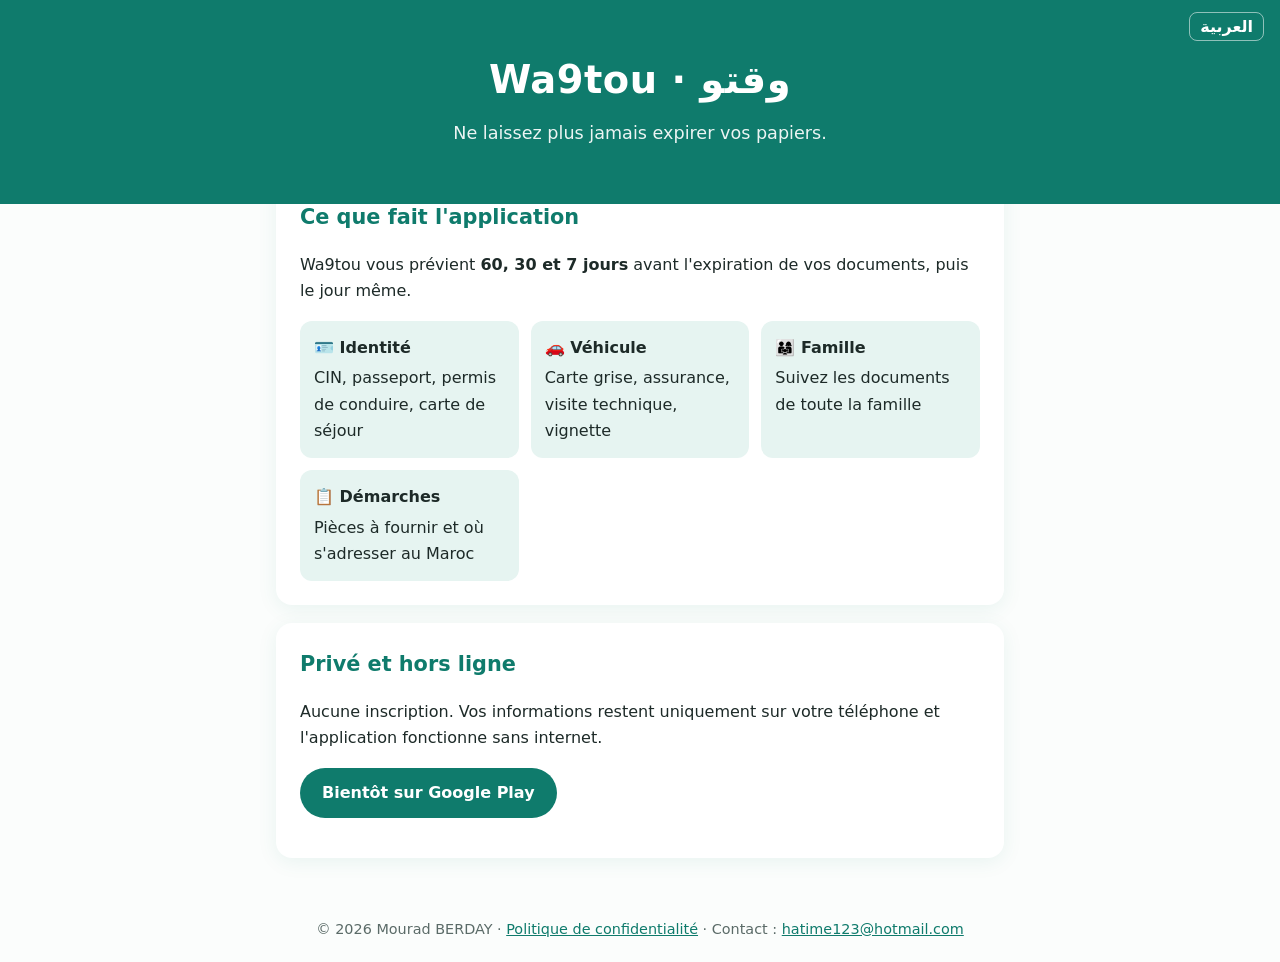
<file: index.html>
<!DOCTYPE html>
<html lang="fr">
<head>
<meta charset="utf-8"><meta name="viewport" content="width=device-width,initial-scale=1">
<title>Wa9tou – Rappels papiers Maroc</title>
<meta name="description" content="Wa9tou vous rappelle l'expiration de votre CIN, passeport, permis, assurance, visite technique et vignette. 100 % hors ligne.">
<link rel="stylesheet" href="style.css">
</head>
<body>
<header style="position:relative">
  <div class="lang"><a href="ar.html">العربية</a></div>
  <h1>Wa9tou · وقتو</h1>
  <p>Ne laissez plus jamais expirer vos papiers.</p>
</header>
<main>
  <div class="card">
    <h2>Ce que fait l'application</h2>
    <p>Wa9tou vous prévient <b>60, 30 et 7 jours</b> avant l'expiration de vos documents, puis le jour même.</p>
    <div class="grid">
      <div class="feat"><b>🪪 Identité</b>CIN, passeport, permis de conduire, carte de séjour</div>
      <div class="feat"><b>🚗 Véhicule</b>Carte grise, assurance, visite technique, vignette</div>
      <div class="feat"><b>👨‍👩‍👧 Famille</b>Suivez les documents de toute la famille</div>
      <div class="feat"><b>📋 Démarches</b>Pièces à fournir et où s'adresser au Maroc</div>
    </div>
  </div>
  <div class="card">
    <h2>Privé et hors ligne</h2>
    <p>Aucune inscription. Vos informations restent uniquement sur votre téléphone et l'application fonctionne sans internet.</p>
    <p><a class="btn" href="#">Bientôt sur Google Play</a></p>
  </div>
</main>
<footer>
  © 2026 Mourad BERDAY · <a href="privacy.html">Politique de confidentialité</a> · Contact : <a href="mailto:hatime123@hotmail.com">hatime123@hotmail.com</a>
</footer>
</body>
</html>
</file>
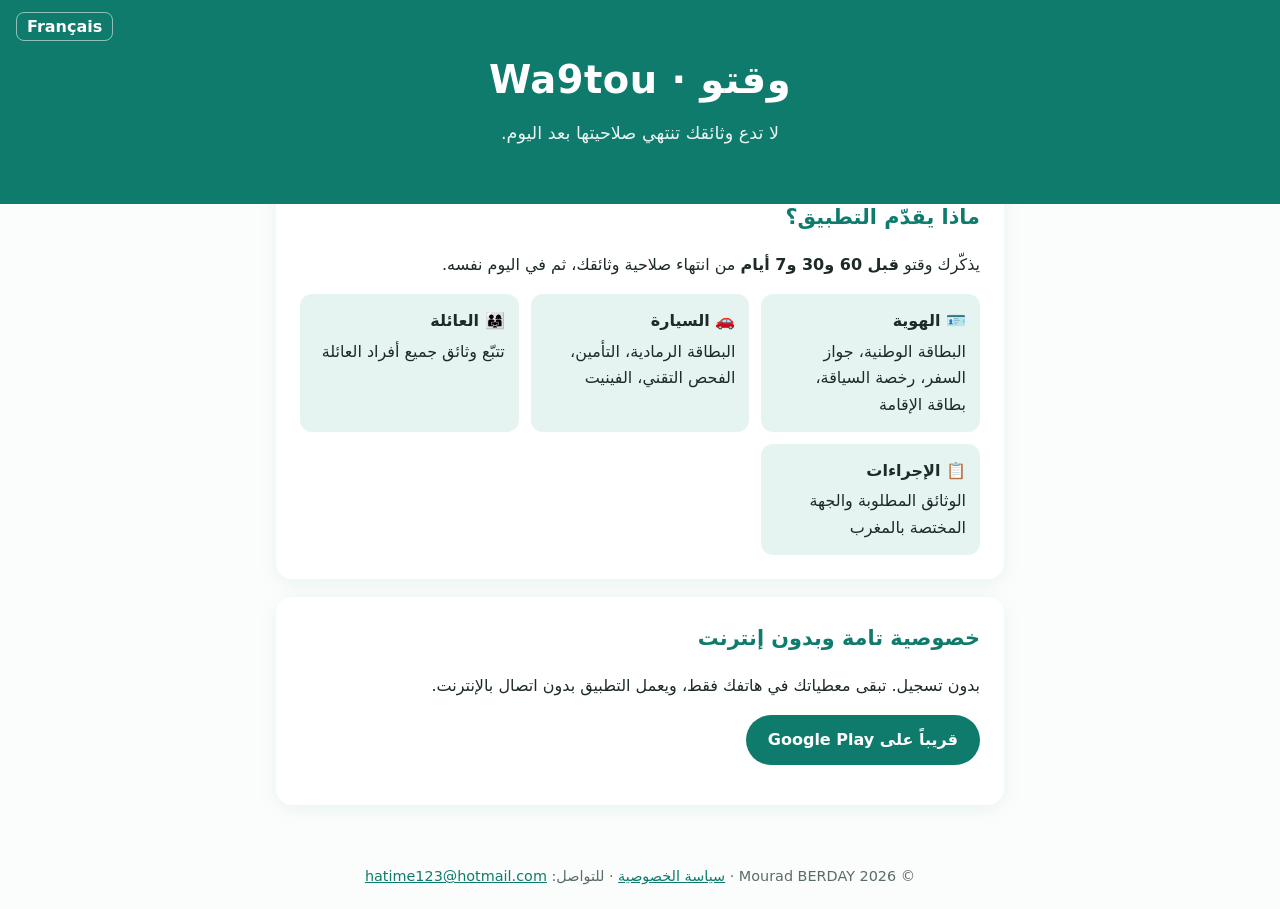
<file: ar.html>
<!DOCTYPE html>
<html lang="ar" dir="rtl">
<head>
<meta charset="utf-8"><meta name="viewport" content="width=device-width,initial-scale=1">
<title>وقتو – تذكير بالوثائق</title>
<meta name="description" content="وقتو يذكّرك قبل انتهاء صلاحية البطاقة الوطنية، جواز السفر، رخصة السياقة، التأمين، الفحص التقني والفينيت. يعمل بدون إنترنت.">
<link rel="stylesheet" href="style.css">
</head>
<body>
<header style="position:relative">
  <div class="lang"><a href="index.html">Français</a></div>
  <h1>وقتو · Wa9tou</h1>
  <p>لا تدع وثائقك تنتهي صلاحيتها بعد اليوم.</p>
</header>
<main>
  <div class="card">
    <h2>ماذا يقدّم التطبيق؟</h2>
    <p>يذكّرك وقتو <b>قبل 60 و30 و7 أيام</b> من انتهاء صلاحية وثائقك، ثم في اليوم نفسه.</p>
    <div class="grid">
      <div class="feat"><b>🪪 الهوية</b>البطاقة الوطنية، جواز السفر، رخصة السياقة، بطاقة الإقامة</div>
      <div class="feat"><b>🚗 السيارة</b>البطاقة الرمادية، التأمين، الفحص التقني، الفينيت</div>
      <div class="feat"><b>👨‍👩‍👧 العائلة</b>تتبّع وثائق جميع أفراد العائلة</div>
      <div class="feat"><b>📋 الإجراءات</b>الوثائق المطلوبة والجهة المختصة بالمغرب</div>
    </div>
  </div>
  <div class="card">
    <h2>خصوصية تامة وبدون إنترنت</h2>
    <p>بدون تسجيل. تبقى معطياتك في هاتفك فقط، ويعمل التطبيق بدون اتصال بالإنترنت.</p>
    <p><a class="btn" href="#">قريباً على Google Play</a></p>
  </div>
</main>
<footer>
  © 2026 Mourad BERDAY · <a href="privacy.html#ar">سياسة الخصوصية</a> · للتواصل: <a href="mailto:hatime123@hotmail.com">hatime123@hotmail.com</a>
</footer>
</body>
</html>
</file>
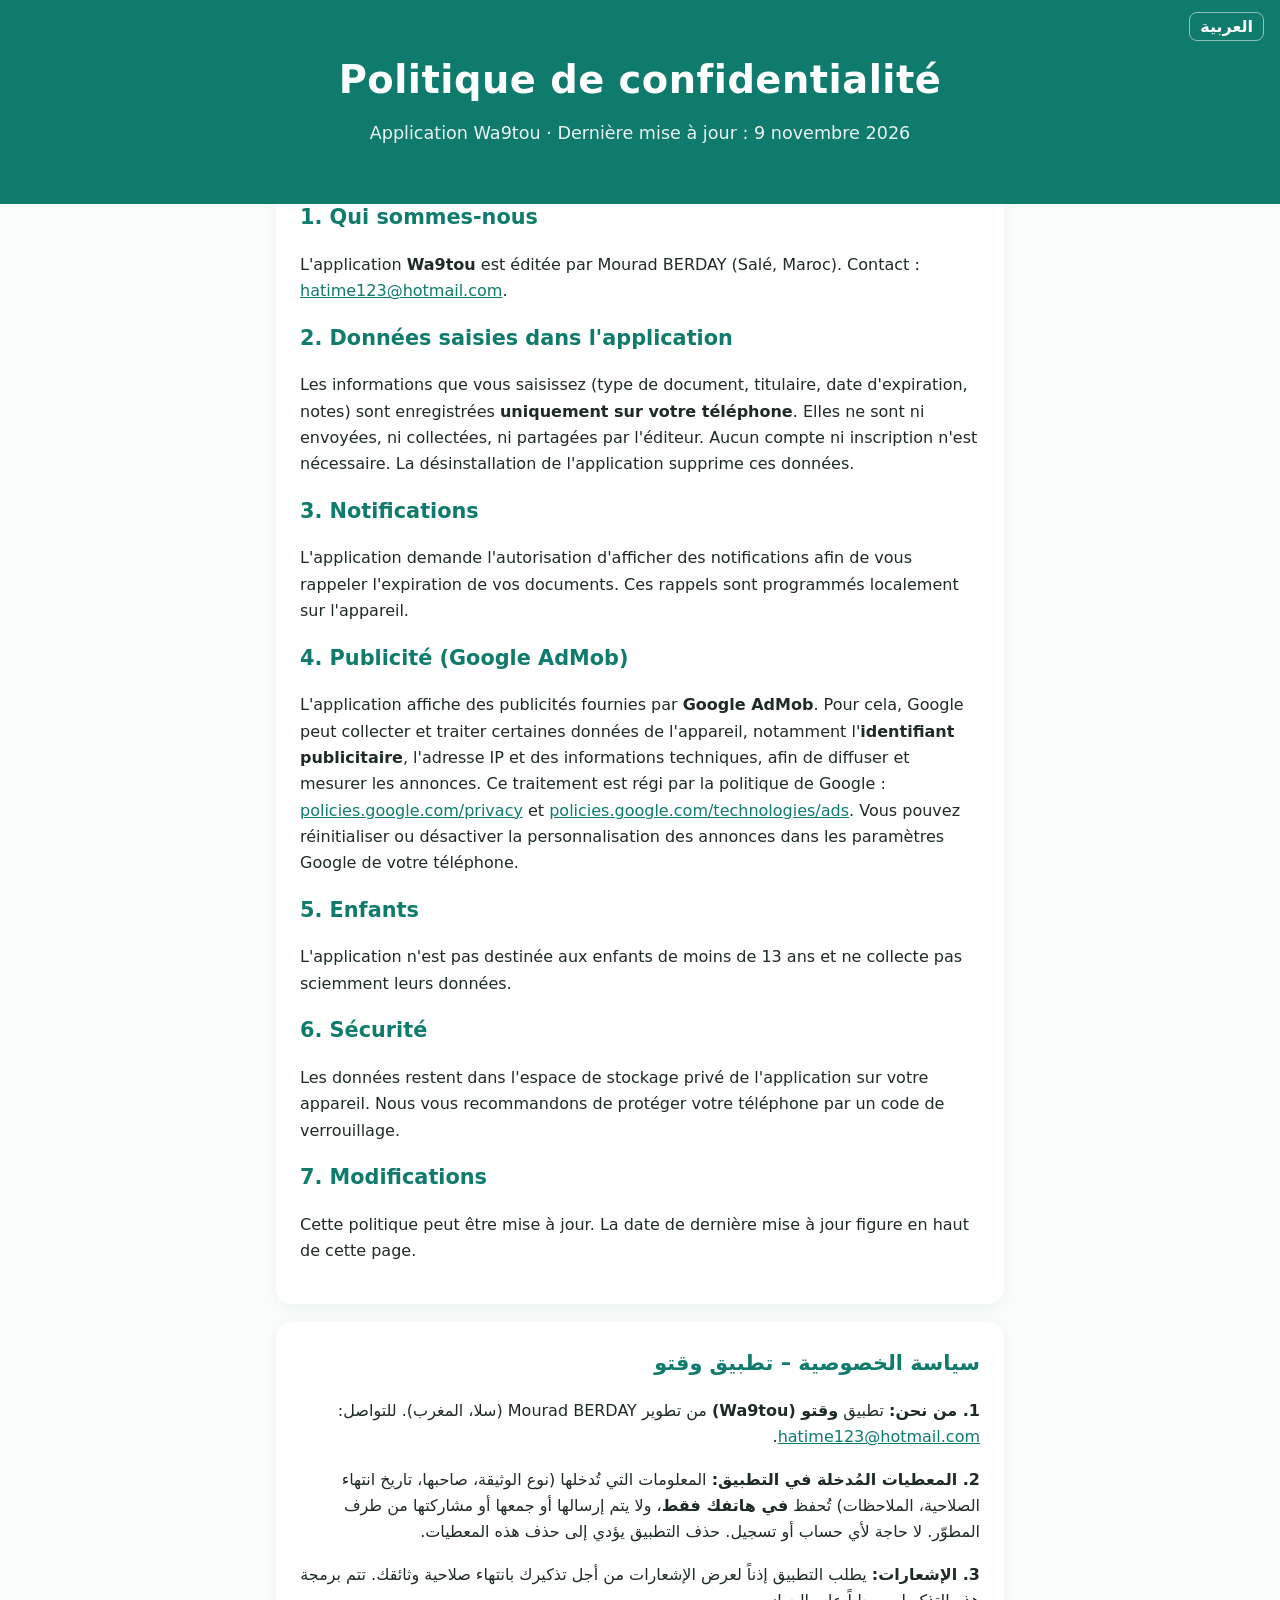
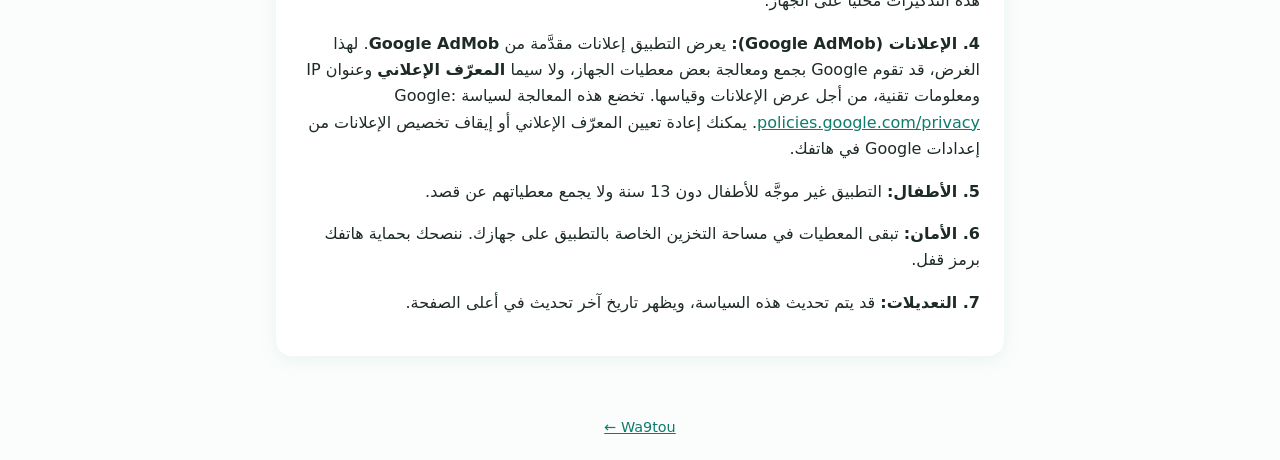
<file: privacy.html>
<!DOCTYPE html>
<html lang="fr">
<head>
<meta charset="utf-8"><meta name="viewport" content="width=device-width,initial-scale=1">
<title>Politique de confidentialité – Wa9tou</title>
<link rel="stylesheet" href="style.css">
</head>
<body>
<header style="position:relative">
  <div class="lang"><a href="#ar">العربية</a></div>
  <h1>Politique de confidentialité</h1>
  <p>Application Wa9tou · Dernière mise à jour : 9 novembre 2026</p>
</header>
<main>
  <div class="card">
    <h2>1. Qui sommes-nous</h2>
    <p>L'application <b>Wa9tou</b> est éditée par Mourad BERDAY (Salé, Maroc). Contact : <a href="mailto:hatime123@hotmail.com">hatime123@hotmail.com</a>.</p>
    <h2>2. Données saisies dans l'application</h2>
    <p>Les informations que vous saisissez (type de document, titulaire, date d'expiration, notes) sont enregistrées <b>uniquement sur votre téléphone</b>. Elles ne sont ni envoyées, ni collectées, ni partagées par l'éditeur. Aucun compte ni inscription n'est nécessaire. La désinstallation de l'application supprime ces données.</p>
    <h2>3. Notifications</h2>
    <p>L'application demande l'autorisation d'afficher des notifications afin de vous rappeler l'expiration de vos documents. Ces rappels sont programmés localement sur l'appareil.</p>
    <h2>4. Publicité (Google AdMob)</h2>
    <p>L'application affiche des publicités fournies par <b>Google AdMob</b>. Pour cela, Google peut collecter et traiter certaines données de l'appareil, notamment l'<b>identifiant publicitaire</b>, l'adresse IP et des informations techniques, afin de diffuser et mesurer les annonces. Ce traitement est régi par la politique de Google :
    <a href="https://policies.google.com/privacy" rel="noopener">policies.google.com/privacy</a> et
    <a href="https://policies.google.com/technologies/ads" rel="noopener">policies.google.com/technologies/ads</a>.
    Vous pouvez réinitialiser ou désactiver la personnalisation des annonces dans les paramètres Google de votre téléphone.</p>
    <h2>5. Enfants</h2>
    <p>L'application n'est pas destinée aux enfants de moins de 13 ans et ne collecte pas sciemment leurs données.</p>
    <h2>6. Sécurité</h2>
    <p>Les données restent dans l'espace de stockage privé de l'application sur votre appareil. Nous vous recommandons de protéger votre téléphone par un code de verrouillage.</p>
    <h2>7. Modifications</h2>
    <p>Cette politique peut être mise à jour. La date de dernière mise à jour figure en haut de cette page.</p>
  </div>

  <div class="card" id="ar" dir="rtl" lang="ar">
    <h2>سياسة الخصوصية – تطبيق وقتو</h2>
    <p><b>1. من نحن:</b> تطبيق <b>وقتو (Wa9tou)</b> من تطوير Mourad BERDAY (سلا، المغرب). للتواصل: <a href="mailto:hatime123@hotmail.com">hatime123@hotmail.com</a>.</p>
    <p><b>2. المعطيات المُدخلة في التطبيق:</b> المعلومات التي تُدخلها (نوع الوثيقة، صاحبها، تاريخ انتهاء الصلاحية، الملاحظات) تُحفظ <b>في هاتفك فقط</b>، ولا يتم إرسالها أو جمعها أو مشاركتها من طرف المطوّر. لا حاجة لأي حساب أو تسجيل. حذف التطبيق يؤدي إلى حذف هذه المعطيات.</p>
    <p><b>3. الإشعارات:</b> يطلب التطبيق إذناً لعرض الإشعارات من أجل تذكيرك بانتهاء صلاحية وثائقك. تتم برمجة هذه التذكيرات محلياً على الجهاز.</p>
    <p><b>4. الإعلانات (Google AdMob):</b> يعرض التطبيق إعلانات مقدَّمة من <b>Google AdMob</b>. لهذا الغرض، قد تقوم Google بجمع ومعالجة بعض معطيات الجهاز، ولا سيما <b>المعرّف الإعلاني</b> وعنوان IP ومعلومات تقنية، من أجل عرض الإعلانات وقياسها. تخضع هذه المعالجة لسياسة Google:
    <a href="https://policies.google.com/privacy" rel="noopener">policies.google.com/privacy</a>.
    يمكنك إعادة تعيين المعرّف الإعلاني أو إيقاف تخصيص الإعلانات من إعدادات Google في هاتفك.</p>
    <p><b>5. الأطفال:</b> التطبيق غير موجَّه للأطفال دون 13 سنة ولا يجمع معطياتهم عن قصد.</p>
    <p><b>6. الأمان:</b> تبقى المعطيات في مساحة التخزين الخاصة بالتطبيق على جهازك. ننصحك بحماية هاتفك برمز قفل.</p>
    <p><b>7. التعديلات:</b> قد يتم تحديث هذه السياسة، ويظهر تاريخ آخر تحديث في أعلى الصفحة.</p>
  </div>
</main>
<footer><a href="index.html">← Wa9tou</a></footer>
</body>
</html>
</file>
<file: style.css>
:root{--g:#0F7B6C;--g2:#e6f4f1;--t:#1d2a28;--m:#5b6b68}
*{box-sizing:border-box}
body{margin:0;font-family:system-ui,-apple-system,"Segoe UI",Roboto,"Noto Sans Arabic",Tahoma,sans-serif;color:var(--t);line-height:1.65;background:#fbfdfc}
header{background:var(--g);color:#fff;padding:48px 20px 56px;text-align:center}
header h1{margin:0;font-size:2.4rem;letter-spacing:.5px}
header p{margin:.5rem auto 0;max-width:560px;opacity:.92;font-size:1.1rem}
.lang{position:absolute;top:14px;inset-inline-end:16px}
.lang a{color:#fff;font-weight:700;text-decoration:none;border:1px solid #fff8;border-radius:8px;padding:4px 10px}
main{max-width:760px;margin:-28px auto 40px;padding:0 16px}
.card{background:#fff;border-radius:16px;box-shadow:0 4px 20px #0f7b6c14;padding:24px;margin-bottom:18px}
h2{color:var(--g);margin-top:0;font-size:1.3rem}
ul{padding-inline-start:1.2rem}
.grid{display:grid;grid-template-columns:repeat(auto-fit,minmax(200px,1fr));gap:12px}
.feat{background:var(--g2);border-radius:12px;padding:14px}
.feat b{display:block;margin-bottom:4px}
.btn{display:inline-block;background:var(--g);color:#fff;text-decoration:none;padding:12px 22px;border-radius:999px;font-weight:600}
footer{text-align:center;color:var(--m);font-size:.9rem;padding:20px}
footer a{color:var(--g)}
a{color:var(--g)}
</file>
